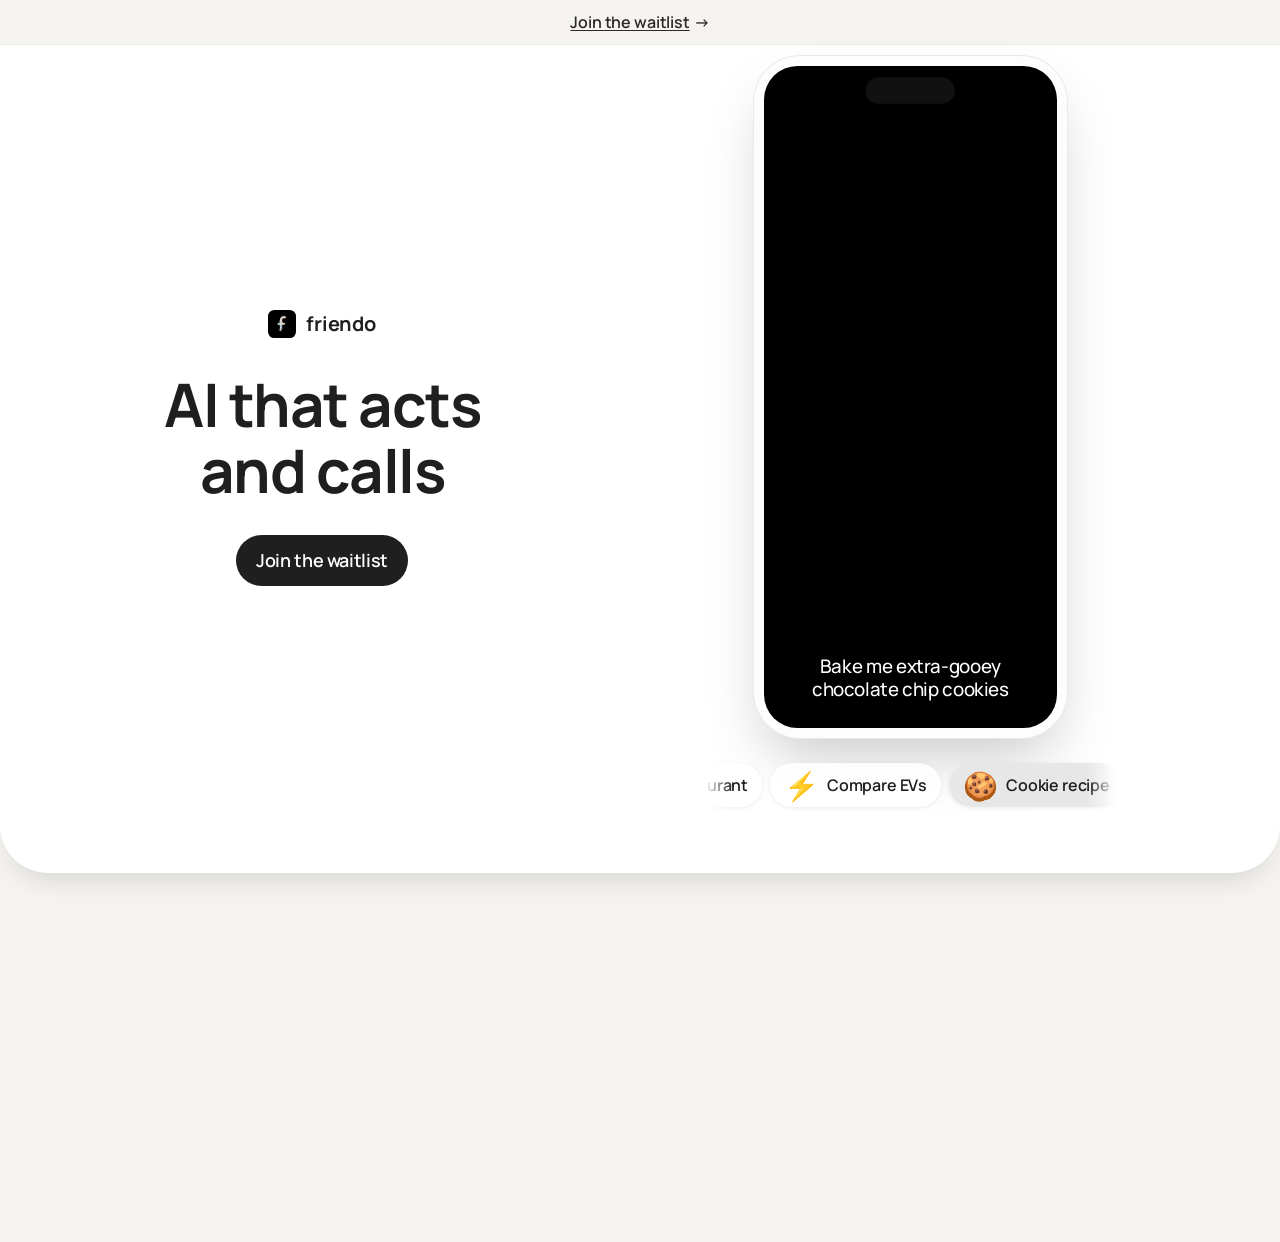
<file: index.html>
<!DOCTYPE html>
<html lang="en">
<head>
  <meta charset="UTF-8" />
  <meta name="viewport" content="width=device-width, initial-scale=1.0" />
  <title>Friendo — AI that acts and calls</title>
  <meta name="description" content="Friendo is an AI that gets things done — it acts and makes calls for you." />
  <link rel="icon" type="image/svg+xml" href="brand/favicon.svg" />
  <link rel="preconnect" href="https://fonts.googleapis.com" />
  <link rel="preconnect" href="https://fonts.gstatic.com" crossorigin />
  <link href="https://fonts.googleapis.com/css2?family=Manrope:wght@500;600;700;800&display=swap" rel="stylesheet" />
  <link rel="stylesheet" href="styles.css" />
</head>
<body>

  <!-- Particle-f mark, defined once and referenced via <use> -->
  <svg style="display:none" aria-hidden="true"><defs><g id="particle-f"><defs><filter id="pfglow" x="-80%" y="-80%" width="260%" height="260%"><feGaussianBlur stdDeviation="9"/></filter></defs><rect width="512" height="512" rx="115" fill="#000"/><g filter="url(#pfglow)"><circle cx="233.2" cy="370.3" r="16.2" fill="#dae4f4" opacity="0.44"/><circle cx="209.8" cy="352.0" r="6.7" fill="#cddcf0" opacity="0.32"/><circle cx="228.1" cy="346.3" r="7.2" fill="#e1e9f6" opacity="0.30"/><circle cx="262.2" cy="411.1" r="4.8" fill="#dfe6f6" opacity="0.11"/><circle cx="232.6" cy="361.2" r="13.8" fill="#e0e8f6" opacity="0.44"/><circle cx="207.3" cy="365.6" r="9.2" fill="#e2ebf6" opacity="0.35"/><circle cx="211.4" cy="377.7" r="6.6" fill="#e1eaf6" opacity="0.39"/><circle cx="247.0" cy="371.3" r="5.2" fill="#d5dff3" opacity="0.40"/><circle cx="233.6" cy="346.1" r="16.3" fill="#d9e3f4" opacity="0.43"/><circle cx="255.5" cy="331.0" r="9.5" fill="#e6ebf8" opacity="0.38"/><circle cx="224.4" cy="329.0" r="9.1" fill="#e2ebf6" opacity="0.40"/><circle cx="236.5" cy="332.0" r="19.5" fill="#d0ddf1" opacity="0.43"/><circle cx="208.9" cy="335.1" r="6.8" fill="#c8daee" opacity="0.29"/><circle cx="251.7" cy="320.5" r="6.5" fill="#cdd7f1" opacity="0.30"/><circle cx="236.8" cy="321.1" r="17.7" fill="#e3eaf7" opacity="0.43"/><circle cx="205.0" cy="320.1" r="5.8" fill="#d8e6f2" opacity="0.24"/><circle cx="257.0" cy="325.2" r="6.4" fill="#ced8f1" opacity="0.33"/><circle cx="265.8" cy="329.0" r="5.8" fill="#e3e8f7" opacity="0.40"/><circle cx="198.5" cy="330.9" r="5.8" fill="#d6e5f2" opacity="0.18"/><circle cx="235.8" cy="313.1" r="17.2" fill="#dde6f5" opacity="0.43"/><circle cx="257.6" cy="303.9" r="5.5" fill="#d3dbf3" opacity="0.28"/><circle cx="243.3" cy="282.6" r="5.8" fill="#d9e3f4" opacity="0.29"/><circle cx="212.7" cy="287.3" r="4.6" fill="#d6e7f0" opacity="0.22"/><circle cx="233.5" cy="297.9" r="17.7" fill="#c8d8ee" opacity="0.45"/><circle cx="233.3" cy="322.2" r="7.5" fill="#d2dff2" opacity="0.28"/><circle cx="224.6" cy="319.2" r="7.5" fill="#d2e0f1" opacity="0.28"/><circle cx="236.0" cy="279.9" r="7.3" fill="#d0dff0" opacity="0.36"/><circle cx="244.1" cy="267.5" r="4.0" fill="#dce6f4" opacity="0.16"/><circle cx="232.2" cy="284.8" r="15.9" fill="#d3e2f1" opacity="0.44"/><circle cx="256.1" cy="297.9" r="5.3" fill="#d1daf2" opacity="0.33"/><circle cx="236.2" cy="267.9" r="9.6" fill="#deebf4" opacity="0.28"/><circle cx="237.5" cy="272.9" r="19.5" fill="#d9e6f3" opacity="0.42"/><circle cx="214.6" cy="285.3" r="9.0" fill="#d6e7f0" opacity="0.31"/><circle cx="230.8" cy="298.8" r="4.2" fill="#cddcf0" opacity="0.30"/><circle cx="258.5" cy="236.2" r="5.3" fill="#faf3e6" opacity="0.18"/><circle cx="236.5" cy="258.7" r="16.8" fill="#d8eaef" opacity="0.44"/><circle cx="207.9" cy="250.6" r="9.1" fill="#dcefed" opacity="0.38"/><circle cx="251.6" cy="272.9" r="4.2" fill="#d8e0f4" opacity="0.37"/><circle cx="246.0" cy="286.9" r="6.5" fill="#d6e0f3" opacity="0.23"/><circle cx="204.3" cy="258.1" r="3.3" fill="#bbdfde" opacity="0.17"/><circle cx="237.9" cy="247.3" r="14.4" fill="#d3e7e6" opacity="0.45"/><circle cx="226.7" cy="262.3" r="7.1" fill="#c3dfe5" opacity="0.37"/><circle cx="245.4" cy="219.4" r="8.7" fill="#eddcdc" opacity="0.37"/><circle cx="237.5" cy="234.8" r="15.5" fill="#eae3eb" opacity="0.42"/><circle cx="257.6" cy="241.5" r="8.8" fill="#f8eedd" opacity="0.38"/><circle cx="254.1" cy="239.8" r="6.8" fill="#f7eee2" opacity="0.23"/><circle cx="214.2" cy="232.6" r="4.9" fill="#d7e2e5" opacity="0.24"/><circle cx="226.6" cy="265.9" r="7.2" fill="#c3dee6" opacity="0.16"/><circle cx="231.5" cy="227.6" r="19.2" fill="#e2d8e4" opacity="0.43"/><circle cx="208.0" cy="209.5" r="6.2" fill="#e7e5eb" opacity="0.37"/><circle cx="209.8" cy="237.5" r="6.9" fill="#d2e4e4" opacity="0.35"/><circle cx="222.9" cy="204.0" r="5.4" fill="#f1e5ee" opacity="0.32"/><circle cx="198.5" cy="244.4" r="6.7" fill="#c9e4e2" opacity="0.22"/><circle cx="237.8" cy="216.0" r="15.4" fill="#eddbe3" opacity="0.43"/><circle cx="224.5" cy="192.7" r="7.3" fill="#f1e4eb" opacity="0.24"/><circle cx="256.3" cy="216.6" r="8.6" fill="#f1e3d7" opacity="0.23"/><circle cx="261.2" cy="232.9" r="5.0" fill="#f9f1e2" opacity="0.23"/><circle cx="262.0" cy="179.9" r="6.6" fill="#f5eae2" opacity="0.22"/><circle cx="237.1" cy="198.8" r="19.0" fill="#f3e8eb" opacity="0.43"/><circle cx="218.3" cy="192.1" r="7.2" fill="#f4e9f0" opacity="0.32"/><circle cx="245.4" cy="216.6" r="9.9" fill="#f2e5e4" opacity="0.34"/><circle cx="238.1" cy="188.3" r="17.8" fill="#f2e6e7" opacity="0.45"/><circle cx="223.1" cy="203.2" r="9.5" fill="#f5ebf2" opacity="0.38"/><circle cx="215.8" cy="201.4" r="7.4" fill="#efe5ee" opacity="0.39"/><circle cx="198.2" cy="216.9" r="3.9" fill="#dee4e8" opacity="0.17"/><circle cx="236.4" cy="193.2" r="17.7" fill="#eedde0" opacity="0.44"/><circle cx="251.6" cy="213.1" r="9.5" fill="#f4e8e3" opacity="0.38"/><circle cx="241.4" cy="166.4" r="9.0" fill="#f3e7e6" opacity="0.33"/><circle cx="238.9" cy="177.0" r="15.4" fill="#efe0e0" opacity="0.44"/><circle cx="240.5" cy="200.3" r="9.1" fill="#f4e9ea" opacity="0.30"/><circle cx="233.0" cy="158.5" r="7.4" fill="#f3e8e9" opacity="0.39"/><circle cx="268.9" cy="182.3" r="4.4" fill="#f7eee5" opacity="0.40"/><circle cx="236.3" cy="170.1" r="19.9" fill="#f5eaeb" opacity="0.44"/><circle cx="266.3" cy="162.1" r="5.4" fill="#f3e5da" opacity="0.26"/><circle cx="247.4" cy="196.8" r="9.1" fill="#f1e2df" opacity="0.39"/><circle cx="243.6" cy="156.4" r="18.7" fill="#efdfdc" opacity="0.42"/><circle cx="267.8" cy="161.9" r="8.3" fill="#f1e2d5" opacity="0.29"/><circle cx="232.0" cy="177.1" r="4.4" fill="#f4e9eb" opacity="0.34"/><circle cx="223.5" cy="157.6" r="5.9" fill="#eddbe0" opacity="0.38"/><circle cx="206.9" cy="171.4" r="4.2" fill="#f2e6ee" opacity="0.17"/><circle cx="253.6" cy="146.9" r="16.7" fill="#f5eae6" opacity="0.44"/><circle cx="277.4" cy="166.0" r="6.0" fill="#f6ebde" opacity="0.33"/><circle cx="241.4" cy="125.8" r="4.3" fill="#f5eae8" opacity="0.28"/><circle cx="252.3" cy="120.6" r="8.3" fill="#f2e5e0" opacity="0.25"/><circle cx="261.0" cy="137.6" r="17.5" fill="#f5eae4" opacity="0.45"/><circle cx="235.7" cy="128.6" r="6.7" fill="#efe0df" opacity="0.28"/><circle cx="286.2" cy="149.2" r="8.4" fill="#f7eee3" opacity="0.32"/><circle cx="247.4" cy="154.2" r="6.2" fill="#efdfda" opacity="0.38"/><circle cx="269.7" cy="136.7" r="16.0" fill="#f4e7de" opacity="0.43"/><circle cx="252.4" cy="159.6" r="4.6" fill="#f0e0da" opacity="0.27"/><circle cx="290.9" cy="154.8" r="8.3" fill="#f4e7d4" opacity="0.26"/><circle cx="267.8" cy="89.5" r="6.2" fill="#f1e2d9" opacity="0.18"/><circle cx="281.9" cy="129.1" r="17.3" fill="#f3e5d8" opacity="0.43"/><circle cx="267.1" cy="145.0" r="9.0" fill="#f4e7de" opacity="0.31"/><circle cx="290.6" cy="108.9" r="9.3" fill="#f5eade" opacity="0.28"/><circle cx="254.9" cy="124.1" r="9.3" fill="#efdfd8" opacity="0.35"/><circle cx="262.8" cy="107.7" r="6.2" fill="#f1e3da" opacity="0.14"/><circle cx="295.1" cy="127.9" r="19.1" fill="#f8efe5" opacity="0.42"/><circle cx="312.4" cy="142.5" r="7.9" fill="#f7ecd9" opacity="0.25"/><circle cx="321.9" cy="144.6" r="4.1" fill="#f7ecd8" opacity="0.34"/><circle cx="276.2" cy="128.1" r="6.0" fill="#f3e7dc" opacity="0.28"/><circle cx="302.9" cy="133.4" r="19.1" fill="#f4e6d1" opacity="0.42"/><circle cx="324.4" cy="133.1" r="4.3" fill="#f8efde" opacity="0.26"/><circle cx="307.1" cy="156.0" r="8.6" fill="#f9f1e3" opacity="0.30"/><circle cx="296.3" cy="110.2" r="6.8" fill="#f8f0e6" opacity="0.24"/><circle cx="276.4" cy="135.2" r="5.1" fill="#f4e9de" opacity="0.19"/><circle cx="316.8" cy="131.0" r="15.3" fill="#f6ecd9" opacity="0.44"/><circle cx="300.6" cy="119.8" r="4.0" fill="#f8efe4" opacity="0.26"/><circle cx="331.0" cy="149.0" r="5.1" fill="#f4e6cc" opacity="0.26"/><circle cx="301.2" cy="141.7" r="4.1" fill="#f4e7d3" opacity="0.24"/><circle cx="341.5" cy="140.7" r="5.0" fill="#f8eddb" opacity="0.16"/><circle cx="184.9" cy="249.3" r="16.4" fill="#dcefed" opacity="0.41"/><circle cx="186.1" cy="271.8" r="5.1" fill="#bfdfe2" opacity="0.28"/><circle cx="206.5" cy="236.1" r="8.8" fill="#e3eeef" opacity="0.28"/><circle cx="202.2" cy="253.2" r="17.0" fill="#b8dfdb" opacity="0.43"/><circle cx="186.9" cy="237.1" r="4.5" fill="#e0eeee" opacity="0.35"/><circle cx="187.6" cy="243.6" r="4.1" fill="#c1e1de" opacity="0.24"/><circle cx="220.0" cy="257.4" r="7.8" fill="#c1e1e2" opacity="0.39"/><circle cx="212.3" cy="252.1" r="20.1" fill="#b8dfdb" opacity="0.45"/><circle cx="212.6" cy="224.1" r="6.3" fill="#d8dde3" opacity="0.40"/><circle cx="189.8" cy="265.8" r="7.2" fill="#d6ebec" opacity="0.32"/><circle cx="187.0" cy="269.8" r="9.1" fill="#ddeeef" opacity="0.29"/><circle cx="231.2" cy="295.0" r="5.0" fill="#dce7f4" opacity="0.16"/><circle cx="223.6" cy="252.2" r="17.2" fill="#daeeed" opacity="0.44"/><circle cx="240.8" cy="246.6" r="5.0" fill="#e0ebec" opacity="0.36"/><circle cx="246.4" cy="267.1" r="7.9" fill="#d9e4f4" opacity="0.28"/><circle cx="229.4" cy="234.9" r="7.6" fill="#e0e3e8" opacity="0.23"/><circle cx="237.9" cy="253.5" r="13.5" fill="#d7ebec" opacity="0.42"/><circle cx="227.4" cy="270.4" r="6.6" fill="#c8dfea" opacity="0.37"/><circle cx="226.9" cy="226.5" r="9.5" fill="#efecf1" opacity="0.25"/><circle cx="230.6" cy="284.0" r="6.6" fill="#d5e4f2" opacity="0.17"/><circle cx="252.0" cy="248.7" r="19.9" fill="#f5e5cb" opacity="0.44"/><circle cx="281.3" cy="256.5" r="7.5" fill="#e9d2b7" opacity="0.38"/><circle cx="273.1" cy="240.8" r="4.6" fill="#f7e9d4" opacity="0.30"/><circle cx="258.6" cy="249.9" r="18.3" fill="#f2dab7" opacity="0.44"/><circle cx="262.5" cy="228.0" r="9.6" fill="#f6ebd7" opacity="0.30"/><circle cx="272.2" cy="262.2" r="5.7" fill="#e4d8d3" opacity="0.34"/><circle cx="268.8" cy="276.7" r="9.4" fill="#d8d9ef" opacity="0.35"/><circle cx="270.5" cy="250.1" r="15.3" fill="#efd1a7" opacity="0.44"/><circle cx="254.5" cy="257.6" r="5.3" fill="#e5e7f8" opacity="0.25"/><circle cx="266.3" cy="221.7" r="9.8" fill="#f9f2e6" opacity="0.34"/><circle cx="285.2" cy="253.1" r="20.0" fill="#f1dcc0" opacity="0.45"/><circle cx="258.4" cy="258.4" r="4.2" fill="#d5d0df" opacity="0.40"/><circle cx="300.4" cy="240.9" r="4.9" fill="#f0d5ad" opacity="0.32"/><circle cx="263.7" cy="256.9" r="5.2" fill="#e0d1c8" opacity="0.31"/><circle cx="300.4" cy="296.9" r="3.8" fill="#eae7ed" opacity="0.16"/><circle cx="297.6" cy="247.9" r="17.0" fill="#f1d7b2" opacity="0.44"/><circle cx="327.1" cy="244.2" r="6.2" fill="#f2d9b5" opacity="0.25"/><circle cx="273.5" cy="253.6" r="7.2" fill="#f3e5d3" opacity="0.29"/><circle cx="292.4" cy="271.3" r="9.2" fill="#e4d7cf" opacity="0.37"/><circle cx="306.8" cy="223.3" r="3.8" fill="#f5e4ca" opacity="0.17"/></g><g><circle cx="233.2" cy="370.3" r="9.0" fill="#dae4f4" opacity="0.97"/><circle cx="209.8" cy="352.0" r="3.7" fill="#cddcf0" opacity="0.72"/><circle cx="228.1" cy="346.3" r="4.0" fill="#e1e9f6" opacity="0.66"/><circle cx="262.2" cy="411.1" r="2.7" fill="#dfe6f6" opacity="0.25"/><circle cx="232.6" cy="361.2" r="7.7" fill="#e0e8f6" opacity="0.98"/><circle cx="207.3" cy="365.6" r="5.1" fill="#e2ebf6" opacity="0.79"/><circle cx="211.4" cy="377.7" r="3.7" fill="#e1eaf6" opacity="0.87"/><circle cx="247.0" cy="371.3" r="2.9" fill="#d5dff3" opacity="0.89"/><circle cx="233.6" cy="346.1" r="9.0" fill="#d9e3f4" opacity="0.95"/><circle cx="255.5" cy="331.0" r="5.3" fill="#e6ebf8" opacity="0.84"/><circle cx="224.4" cy="329.0" r="5.0" fill="#e2ebf6" opacity="0.89"/><circle cx="236.5" cy="332.0" r="10.8" fill="#d0ddf1" opacity="0.97"/><circle cx="208.9" cy="335.1" r="3.8" fill="#c8daee" opacity="0.64"/><circle cx="251.7" cy="320.5" r="3.6" fill="#cdd7f1" opacity="0.67"/><circle cx="236.8" cy="321.1" r="9.8" fill="#e3eaf7" opacity="0.96"/><circle cx="205.0" cy="320.1" r="3.2" fill="#d8e6f2" opacity="0.53"/><circle cx="257.0" cy="325.2" r="3.5" fill="#ced8f1" opacity="0.74"/><circle cx="265.8" cy="329.0" r="3.2" fill="#e3e8f7" opacity="0.88"/><circle cx="198.5" cy="330.9" r="3.2" fill="#d6e5f2" opacity="0.40"/><circle cx="235.8" cy="313.1" r="9.5" fill="#dde6f5" opacity="0.95"/><circle cx="257.6" cy="303.9" r="3.1" fill="#d3dbf3" opacity="0.62"/><circle cx="243.3" cy="282.6" r="3.2" fill="#d9e3f4" opacity="0.65"/><circle cx="212.7" cy="287.3" r="2.6" fill="#d6e7f0" opacity="0.48"/><circle cx="233.5" cy="297.9" r="9.9" fill="#c8d8ee" opacity="1.00"/><circle cx="233.3" cy="322.2" r="4.2" fill="#d2dff2" opacity="0.63"/><circle cx="224.6" cy="319.2" r="4.2" fill="#d2e0f1" opacity="0.62"/><circle cx="236.0" cy="279.9" r="4.1" fill="#d0dff0" opacity="0.79"/><circle cx="244.1" cy="267.5" r="2.2" fill="#dce6f4" opacity="0.36"/><circle cx="232.2" cy="284.8" r="8.8" fill="#d3e2f1" opacity="0.99"/><circle cx="256.1" cy="297.9" r="2.9" fill="#d1daf2" opacity="0.73"/><circle cx="236.2" cy="267.9" r="5.4" fill="#deebf4" opacity="0.63"/><circle cx="237.5" cy="272.9" r="10.8" fill="#d9e6f3" opacity="0.93"/><circle cx="214.6" cy="285.3" r="5.0" fill="#d6e7f0" opacity="0.69"/><circle cx="230.8" cy="298.8" r="2.3" fill="#cddcf0" opacity="0.67"/><circle cx="258.5" cy="236.2" r="2.9" fill="#faf3e6" opacity="0.39"/><circle cx="236.5" cy="258.7" r="9.3" fill="#d8eaef" opacity="0.98"/><circle cx="207.9" cy="250.6" r="5.0" fill="#dcefed" opacity="0.84"/><circle cx="251.6" cy="272.9" r="2.3" fill="#d8e0f4" opacity="0.82"/><circle cx="246.0" cy="286.9" r="3.6" fill="#d6e0f3" opacity="0.52"/><circle cx="204.3" cy="258.1" r="1.8" fill="#bbdfde" opacity="0.38"/><circle cx="237.9" cy="247.3" r="8.0" fill="#d3e7e6" opacity="1.00"/><circle cx="226.7" cy="262.3" r="4.0" fill="#c3dfe5" opacity="0.83"/><circle cx="245.4" cy="219.4" r="4.9" fill="#eddcdc" opacity="0.83"/><circle cx="237.5" cy="234.8" r="8.6" fill="#eae3eb" opacity="0.94"/><circle cx="257.6" cy="241.5" r="4.9" fill="#f8eedd" opacity="0.84"/><circle cx="254.1" cy="239.8" r="3.8" fill="#f7eee2" opacity="0.51"/><circle cx="214.2" cy="232.6" r="2.7" fill="#d7e2e5" opacity="0.53"/><circle cx="226.6" cy="265.9" r="4.0" fill="#c3dee6" opacity="0.36"/><circle cx="231.5" cy="227.6" r="10.7" fill="#e2d8e4" opacity="0.97"/><circle cx="208.0" cy="209.5" r="3.5" fill="#e7e5eb" opacity="0.82"/><circle cx="209.8" cy="237.5" r="3.8" fill="#d2e4e4" opacity="0.78"/><circle cx="222.9" cy="204.0" r="3.0" fill="#f1e5ee" opacity="0.71"/><circle cx="198.5" cy="244.4" r="3.7" fill="#c9e4e2" opacity="0.48"/><circle cx="237.8" cy="216.0" r="8.5" fill="#eddbe3" opacity="0.96"/><circle cx="224.5" cy="192.7" r="4.1" fill="#f1e4eb" opacity="0.54"/><circle cx="256.3" cy="216.6" r="4.8" fill="#f1e3d7" opacity="0.52"/><circle cx="261.2" cy="232.9" r="2.8" fill="#f9f1e2" opacity="0.51"/><circle cx="262.0" cy="179.9" r="3.6" fill="#f5eae2" opacity="0.49"/><circle cx="237.1" cy="198.8" r="10.6" fill="#f3e8eb" opacity="0.96"/><circle cx="218.3" cy="192.1" r="4.0" fill="#f4e9f0" opacity="0.72"/><circle cx="245.4" cy="216.6" r="5.5" fill="#f2e5e4" opacity="0.76"/><circle cx="238.1" cy="188.3" r="9.9" fill="#f2e6e7" opacity="1.00"/><circle cx="223.1" cy="203.2" r="5.3" fill="#f5ebf2" opacity="0.84"/><circle cx="215.8" cy="201.4" r="4.1" fill="#efe5ee" opacity="0.87"/><circle cx="198.2" cy="216.9" r="2.2" fill="#dee4e8" opacity="0.37"/><circle cx="236.4" cy="193.2" r="9.8" fill="#eedde0" opacity="0.99"/><circle cx="251.6" cy="213.1" r="5.3" fill="#f4e8e3" opacity="0.84"/><circle cx="241.4" cy="166.4" r="5.0" fill="#f3e7e6" opacity="0.74"/><circle cx="238.9" cy="177.0" r="8.6" fill="#efe0e0" opacity="0.98"/><circle cx="240.5" cy="200.3" r="5.1" fill="#f4e9ea" opacity="0.67"/><circle cx="233.0" cy="158.5" r="4.1" fill="#f3e8e9" opacity="0.86"/><circle cx="268.9" cy="182.3" r="2.4" fill="#f7eee5" opacity="0.88"/><circle cx="236.3" cy="170.1" r="11.1" fill="#f5eaeb" opacity="0.97"/><circle cx="266.3" cy="162.1" r="3.0" fill="#f3e5da" opacity="0.58"/><circle cx="247.4" cy="196.8" r="5.0" fill="#f1e2df" opacity="0.86"/><circle cx="243.6" cy="156.4" r="10.4" fill="#efdfdc" opacity="0.93"/><circle cx="267.8" cy="161.9" r="4.6" fill="#f1e2d5" opacity="0.63"/><circle cx="232.0" cy="177.1" r="2.5" fill="#f4e9eb" opacity="0.76"/><circle cx="223.5" cy="157.6" r="3.3" fill="#eddbe0" opacity="0.85"/><circle cx="206.9" cy="171.4" r="2.4" fill="#f2e6ee" opacity="0.38"/><circle cx="253.6" cy="146.9" r="9.3" fill="#f5eae6" opacity="0.97"/><circle cx="277.4" cy="166.0" r="3.3" fill="#f6ebde" opacity="0.73"/><circle cx="241.4" cy="125.8" r="2.4" fill="#f5eae8" opacity="0.62"/><circle cx="252.3" cy="120.6" r="4.6" fill="#f2e5e0" opacity="0.56"/><circle cx="261.0" cy="137.6" r="9.7" fill="#f5eae4" opacity="0.99"/><circle cx="235.7" cy="128.6" r="3.7" fill="#efe0df" opacity="0.62"/><circle cx="286.2" cy="149.2" r="4.7" fill="#f7eee3" opacity="0.72"/><circle cx="247.4" cy="154.2" r="3.5" fill="#efdfda" opacity="0.85"/><circle cx="269.7" cy="136.7" r="8.9" fill="#f4e7de" opacity="0.95"/><circle cx="252.4" cy="159.6" r="2.6" fill="#f0e0da" opacity="0.61"/><circle cx="290.9" cy="154.8" r="4.6" fill="#f4e7d4" opacity="0.57"/><circle cx="267.8" cy="89.5" r="3.4" fill="#f1e2d9" opacity="0.40"/><circle cx="281.9" cy="129.1" r="9.6" fill="#f3e5d8" opacity="0.97"/><circle cx="267.1" cy="145.0" r="5.0" fill="#f4e7de" opacity="0.68"/><circle cx="290.6" cy="108.9" r="5.2" fill="#f5eade" opacity="0.62"/><circle cx="254.9" cy="124.1" r="5.2" fill="#efdfd8" opacity="0.77"/><circle cx="262.8" cy="107.7" r="3.5" fill="#f1e3da" opacity="0.31"/><circle cx="295.1" cy="127.9" r="10.6" fill="#f8efe5" opacity="0.94"/><circle cx="312.4" cy="142.5" r="4.4" fill="#f7ecd9" opacity="0.56"/><circle cx="321.9" cy="144.6" r="2.3" fill="#f7ecd8" opacity="0.75"/><circle cx="276.2" cy="128.1" r="3.3" fill="#f3e7dc" opacity="0.63"/><circle cx="302.9" cy="133.4" r="10.6" fill="#f4e6d1" opacity="0.92"/><circle cx="324.4" cy="133.1" r="2.4" fill="#f8efde" opacity="0.58"/><circle cx="307.1" cy="156.0" r="4.8" fill="#f9f1e3" opacity="0.66"/><circle cx="296.3" cy="110.2" r="3.8" fill="#f8f0e6" opacity="0.53"/><circle cx="276.4" cy="135.2" r="2.8" fill="#f4e9de" opacity="0.42"/><circle cx="316.8" cy="131.0" r="8.5" fill="#f6ecd9" opacity="0.99"/><circle cx="300.6" cy="119.8" r="2.2" fill="#f8efe4" opacity="0.58"/><circle cx="331.0" cy="149.0" r="2.8" fill="#f4e6cc" opacity="0.58"/><circle cx="301.2" cy="141.7" r="2.3" fill="#f4e7d3" opacity="0.54"/><circle cx="341.5" cy="140.7" r="2.8" fill="#f8eddb" opacity="0.35"/><circle cx="184.9" cy="249.3" r="9.1" fill="#dcefed" opacity="0.92"/><circle cx="186.1" cy="271.8" r="2.8" fill="#bfdfe2" opacity="0.63"/><circle cx="206.5" cy="236.1" r="4.9" fill="#e3eeef" opacity="0.62"/><circle cx="202.2" cy="253.2" r="9.5" fill="#b8dfdb" opacity="0.96"/><circle cx="186.9" cy="237.1" r="2.5" fill="#e0eeee" opacity="0.77"/><circle cx="187.6" cy="243.6" r="2.3" fill="#c1e1de" opacity="0.54"/><circle cx="220.0" cy="257.4" r="4.4" fill="#c1e1e2" opacity="0.86"/><circle cx="212.3" cy="252.1" r="11.2" fill="#b8dfdb" opacity="1.00"/><circle cx="212.6" cy="224.1" r="3.5" fill="#d8dde3" opacity="0.88"/><circle cx="189.8" cy="265.8" r="4.0" fill="#d6ebec" opacity="0.71"/><circle cx="187.0" cy="269.8" r="5.1" fill="#ddeeef" opacity="0.65"/><circle cx="231.2" cy="295.0" r="2.8" fill="#dce7f4" opacity="0.36"/><circle cx="223.6" cy="252.2" r="9.5" fill="#daeeed" opacity="0.98"/><circle cx="240.8" cy="246.6" r="2.8" fill="#e0ebec" opacity="0.80"/><circle cx="246.4" cy="267.1" r="4.4" fill="#d9e4f4" opacity="0.63"/><circle cx="229.4" cy="234.9" r="4.2" fill="#e0e3e8" opacity="0.52"/><circle cx="237.9" cy="253.5" r="7.5" fill="#d7ebec" opacity="0.94"/><circle cx="227.4" cy="270.4" r="3.7" fill="#c8dfea" opacity="0.83"/><circle cx="226.9" cy="226.5" r="5.3" fill="#efecf1" opacity="0.56"/><circle cx="230.6" cy="284.0" r="3.7" fill="#d5e4f2" opacity="0.38"/><circle cx="252.0" cy="248.7" r="11.0" fill="#f5e5cb" opacity="0.98"/><circle cx="281.3" cy="256.5" r="4.2" fill="#e9d2b7" opacity="0.84"/><circle cx="273.1" cy="240.8" r="2.6" fill="#f7e9d4" opacity="0.66"/><circle cx="258.6" cy="249.9" r="10.2" fill="#f2dab7" opacity="0.98"/><circle cx="262.5" cy="228.0" r="5.3" fill="#f6ebd7" opacity="0.68"/><circle cx="272.2" cy="262.2" r="3.2" fill="#e4d8d3" opacity="0.76"/><circle cx="268.8" cy="276.7" r="5.2" fill="#d8d9ef" opacity="0.77"/><circle cx="270.5" cy="250.1" r="8.5" fill="#efd1a7" opacity="0.99"/><circle cx="254.5" cy="257.6" r="2.9" fill="#e5e7f8" opacity="0.57"/><circle cx="266.3" cy="221.7" r="5.5" fill="#f9f2e6" opacity="0.74"/><circle cx="285.2" cy="253.1" r="11.1" fill="#f1dcc0" opacity="1.00"/><circle cx="258.4" cy="258.4" r="2.3" fill="#d5d0df" opacity="0.88"/><circle cx="300.4" cy="240.9" r="2.7" fill="#f0d5ad" opacity="0.70"/><circle cx="263.7" cy="256.9" r="2.9" fill="#e0d1c8" opacity="0.70"/><circle cx="300.4" cy="296.9" r="2.1" fill="#eae7ed" opacity="0.36"/><circle cx="297.6" cy="247.9" r="9.4" fill="#f1d7b2" opacity="0.98"/><circle cx="327.1" cy="244.2" r="3.4" fill="#f2d9b5" opacity="0.56"/><circle cx="273.5" cy="253.6" r="4.0" fill="#f3e5d3" opacity="0.64"/><circle cx="292.4" cy="271.3" r="5.1" fill="#e4d7cf" opacity="0.82"/><circle cx="306.8" cy="223.3" r="2.1" fill="#f5e4ca" opacity="0.38"/></g></g></defs></svg>

  <div class="page">

    <section class="hero-section">

      <!-- Announcement bar -->
      <a class="announce" href="#">
        <span class="announce-text">Join the waitlist</span>
        <span class="announce-arrow">&rarr;</span>
      </a>

      <!-- Mobile-only header -->
      <header class="mheader">
        <div class="mheader-row">
          <a class="nav-logo" href="#" aria-label="Friendo home">
            <svg class="logo-mark" viewBox="0 0 512 512" aria-hidden="true"><use href="#particle-f"/></svg>
            <span class="logo-word">friendo</span>
          </a>
          <div class="mheader-actions">
            <a class="btn-outline" href="#">Join the waitlist</a>
            <button class="burger" id="navBurger" aria-label="Open menu" aria-expanded="false">
              <svg viewBox="0 0 24 24" fill="none" stroke="currentColor" stroke-width="2" stroke-linecap="round" aria-hidden="true"><line x1="4" y1="7" x2="20" y2="7"/><line x1="4" y1="12" x2="20" y2="12"/><line x1="4" y1="17" x2="20" y2="17"/></svg>
            </button>
          </div>
        </div>
        <div class="mmenu" id="mMenu">
          <div class="mmenu-inner">
            <nav class="mmenu-links">
              <a href="#">Introducing Friendo</a>
              <a href="#">Manifesto</a>
              <a href="#">We&rsquo;re hiring</a>
              <a href="#">Press</a>
              <a href="#">Terms of service</a>
              <a href="#">Privacy policy</a>
            </nav>
            <div class="mmenu-bottom">
              <div class="mmenu-social">
                <a href="#" aria-label="X (Twitter)">
                  <svg viewBox="0 0 24 24" fill="currentColor" aria-hidden="true"><path d="M18.9 1.15h3.68l-8.04 9.19L24 22.85h-7.41l-5.8-7.58-6.64 7.58H.47l8.6-9.83L0 1.15h7.59l5.24 6.93 6.07-6.93Zm-1.29 19.5h2.04L6.48 3.24H4.3l13.31 17.41Z"/></svg>
                </a>
                <a href="#" aria-label="LinkedIn">
                  <svg viewBox="0 0 24 24" fill="currentColor" aria-hidden="true"><path d="M20.45 20.45h-3.56v-5.57c0-1.33-.02-3.04-1.85-3.04-1.85 0-2.14 1.45-2.14 2.94v5.67H9.34V9h3.42v1.56h.05a3.75 3.75 0 0 1 3.37-1.85c3.6 0 4.27 2.37 4.27 5.46v6.28ZM5.34 7.43a2.07 2.07 0 1 1 0-4.13 2.07 2.07 0 0 1 0 4.13ZM7.12 20.45H3.55V9h3.57v11.45ZM22.22 0H1.77C.79 0 0 .77 0 1.72v20.55C0 23.23.79 24 1.77 24h20.45c.98 0 1.78-.77 1.78-1.73V1.72C24 .77 23.2 0 22.22 0Z"/></svg>
                </a>
              </div>
              <a class="btn-download btn-download-sm" href="#">
                Join the waitlist
              </a>
            </div>
          </div>
        </div>
      </header>

      <!-- Hero: text left, phone right -->
      <main class="hero">
        <div class="hero-inner">

          <div class="hero-left">
            <a class="hero-logo" href="#" aria-label="Friendo home">
              <svg class="logo-mark" viewBox="0 0 512 512" aria-hidden="true"><use href="#particle-f"/></svg>
              <span class="logo-word">friendo</span>
            </a>
            <h1 class="hero-headline">AI that acts <span class="line2">and calls</span></h1>
            <div class="hero-ctas">
              <a class="btn-download" href="#">
                Join the waitlist
              </a>
            </div>
          </div>

          <div class="hero-right">
            <div class="phone" aria-label="Friendo app demo">
              <div class="phone-screen">
                <div class="phone-island"></div>
                <p class="phone-prompt" id="phonePrompt"></p>
              </div>
            </div>

            <!-- Prompt pills carousel (desktop, under the phone) -->
            <div class="pills pills-desktop">
              <div class="pills-track">
                <button class="pill" data-i="0"><span class="pill-fill"></span><span class="pill-body"><span class="pill-icon">🍪</span>Cookie recipe</span></button>
                <button class="pill" data-i="1"><span class="pill-fill"></span><span class="pill-body"><span class="pill-icon">🎬</span>Pick a movie</span></button>
                <button class="pill" data-i="2"><span class="pill-fill"></span><span class="pill-body"><span class="pill-icon">🎂</span>Plan a birthday</span></button>
                <button class="pill" data-i="3"><span class="pill-fill"></span><span class="pill-body"><span class="pill-icon">🍜</span>Find a restaurant</span></button>
                <button class="pill" data-i="4"><span class="pill-fill"></span><span class="pill-body"><span class="pill-icon">⚡</span>Compare EVs</span></button>
              </div>
            </div>
          </div>

        </div>
      </main>

    </section>

    <!-- Prompt pills carousel (mobile, full width) -->
    <div class="pills pills-mobile">
      <div class="pills-track">
        <button class="pill" data-i="0"><span class="pill-fill"></span><span class="pill-body"><span class="pill-icon">🍪</span>Cookie recipe</span></button>
        <button class="pill" data-i="1"><span class="pill-fill"></span><span class="pill-body"><span class="pill-icon">🎬</span>Pick a movie</span></button>
        <button class="pill" data-i="2"><span class="pill-fill"></span><span class="pill-body"><span class="pill-icon">🎂</span>Plan a birthday</span></button>
        <button class="pill" data-i="3"><span class="pill-fill"></span><span class="pill-body"><span class="pill-icon">🍜</span>Find a restaurant</span></button>
        <button class="pill" data-i="4"><span class="pill-fill"></span><span class="pill-body"><span class="pill-icon">⚡</span>Compare EVs</span></button>
      </div>
    </div>

    <!-- Mobile CTAs -->
    <div class="hero-ctas-mobile">
      <a class="btn-download btn-download-wide" href="#">
        Join the waitlist
      </a>
    </div>

  </div><!-- /.page -->

  <!-- Footer (sticky reveal) -->
  <footer class="footer">
    <div class="footer-mark" aria-hidden="true">friendo</div>
    <div class="footer-inner">
      <div class="footer-left">
        <a class="footer-logo" href="#" aria-label="Friendo home">
          <svg class="logo-mark" viewBox="0 0 512 512" aria-hidden="true"><use href="#particle-f"/></svg>
        </a>
        <div class="footer-meta">
          <p>&copy; 2026 Friendo</p>
          <div class="footer-social">
            <a href="#" aria-label="X (Twitter)">
              <svg viewBox="0 0 24 24" fill="currentColor" aria-hidden="true"><path d="M18.9 1.15h3.68l-8.04 9.19L24 22.85h-7.41l-5.8-7.58-6.64 7.58H.47l8.6-9.83L0 1.15h7.59l5.24 6.93 6.07-6.93Zm-1.29 19.5h2.04L6.48 3.24H4.3l13.31 17.41Z"/></svg>
            </a>
            <a href="#" aria-label="LinkedIn">
              <svg viewBox="0 0 24 24" fill="currentColor" aria-hidden="true"><path d="M20.45 20.45h-3.56v-5.57c0-1.33-.02-3.04-1.85-3.04-1.85 0-2.14 1.45-2.14 2.94v5.67H9.34V9h3.42v1.56h.05a3.75 3.75 0 0 1 3.37-1.85c3.6 0 4.27 2.37 4.27 5.46v6.28ZM5.34 7.43a2.07 2.07 0 1 1 0-4.13 2.07 2.07 0 0 1 0 4.13ZM7.12 20.45H3.55V9h3.57v11.45ZM22.22 0H1.77C.79 0 0 .77 0 1.72v20.55C0 23.23.79 24 1.77 24h20.45c.98 0 1.78-.77 1.78-1.73V1.72C24 .77 23.2 0 22.22 0Z"/></svg>
            </a>
          </div>
        </div>
      </div>
      <nav class="footer-nav">
        <a href="#">Introducing Friendo</a>
        <a href="#">Manifesto</a>
        <a href="#">We&rsquo;re hiring</a>
        <a href="#">Press</a>
        <a href="#">Terms of service</a>
        <a href="#">Privacy policy</a>
      </nav>
    </div>
  </footer>

  <script src="script.js"></script>
</body>
</html>
</file>
<file: styles.css>
/* ===== Tokens ===== */
:root {
  --bg: #ffffff;
  --fg: #1f1f1f;
  --fg-secondary: #4a4a4a;
  --fg-tertiary: #c7c7c7;
  --surface-2: #f5f5f5;
  --border: #e5e5e5;
  --border-subtle: rgba(0, 0, 0, 0.07);

  --footer-bg: #f5f4f0;
  --footer-fg: #2c2a26;
  --footer-fg-secondary: #6e6a62;
  --footer-mark: #ebe9e1;

  --pill-bg: rgba(255, 255, 255, 0.85);
  --pill-fill: rgba(229, 229, 229, 0.9);

  --radius-pill: 999px;
  --font: "Manrope", -apple-system, BlinkMacSystemFont, "Segoe UI", Roboto,
    Helvetica, Arial, sans-serif;
}

/* The reference site stays light regardless of system theme — so do we. */

/* ===== Base ===== */
*,
*::before,
*::after {
  box-sizing: border-box;
  margin: 0;
  padding: 0;
}

html {
  -webkit-text-size-adjust: 100%;
}

body {
  font-family: var(--font);
  background: var(--footer-bg); /* shows behind the sticky-reveal footer */
  color: var(--fg);
  line-height: 1.5;
  font-synthesis: none;
  -webkit-font-smoothing: antialiased;
}

a {
  color: inherit;
  text-decoration: none;
}

button {
  font: inherit;
  color: inherit;
  background: none;
  border: none;
  cursor: pointer;
}

/* Page content scrolls above the sticky footer */
.page {
  position: relative;
  z-index: 10;
  background: var(--bg);
  border-radius: 0 0 48px 48px;
  box-shadow: 0 16px 28px -10px rgba(0, 0, 0, 0.13);
}

/* ===== Hero section wrapper ===== */
.hero-section {
  display: flex;
  flex-direction: column;
  min-height: 100svh;
}

/* ===== Announcement bar ===== */
.announce {
  display: flex;
  align-items: center;
  justify-content: center;
  gap: 4px;
  padding: 10px 16px;
  font-size: 16px;
  font-weight: 600;
  letter-spacing: -0.01em;
  background: var(--footer-bg);
  color: var(--footer-fg);
  border-bottom: 1px solid var(--footer-mark);
}

.announce-text {
  text-decoration: underline;
  text-underline-offset: 2px;
}

.announce-arrow {
  transition: transform 0.15s ease;
}

.announce:hover .announce-arrow {
  transform: translateX(3px);
}

/* ===== Mobile header (hidden on desktop) ===== */
.mheader {
  position: relative;
  z-index: 40;
  background: var(--bg);
}

.mheader-row {
  display: flex;
  align-items: center;
  justify-content: space-between;
  max-width: 1000px;
  margin: 0 auto;
  padding: 20px 24px;
}

.nav-logo {
  display: flex;
  align-items: center;
  gap: 10px;
  flex-shrink: 0;
}

.logo-mark {
  width: 28px;
  height: 28px;
  flex-shrink: 0;
}

.logo-word {
  font-size: 20px;
  font-weight: 700;
  letter-spacing: -0.01em;
}

.mheader-actions {
  display: flex;
  align-items: center;
  gap: 8px;
}

.btn-outline {
  display: inline-flex;
  align-items: center;
  height: 32px;
  padding: 0 10px;
  border-radius: var(--radius-pill);
  border: 1px solid var(--border);
  background: var(--bg);
  font-size: 14px;
  font-weight: 600;
}

.burger {
  display: inline-flex;
  align-items: center;
  justify-content: center;
  width: 32px;
  height: 32px;
  border-radius: 50%;
  border: 1px solid var(--border);
  background: var(--bg);
}

.burger svg {
  width: 16px;
  height: 16px;
}

/* Dropdown menu */
.mmenu {
  position: absolute;
  top: 100%;
  left: 0;
  right: 0;
  display: grid;
  grid-template-rows: 0fr;
  transition: grid-template-rows 0.3s cubic-bezier(0.22, 1, 0.36, 1);
  pointer-events: none;
}

.mmenu.open {
  grid-template-rows: 1fr;
  pointer-events: auto;
}

.mmenu-inner {
  overflow: hidden;
  background: var(--bg);
  border-bottom: 1px solid var(--border-subtle);
  box-shadow: 0 16px 28px -10px rgba(0, 0, 0, 0.18);
  opacity: 0;
  transition: opacity 0.2s ease;
}

.mmenu.open .mmenu-inner {
  opacity: 1;
}

.mmenu-links {
  display: flex;
  flex-direction: column;
  gap: 20px;
  max-width: 1000px;
  margin: 0 auto;
  padding: 12px 24px 0;
}

.mmenu-links a {
  font-size: 18px;
  font-weight: 600;
  letter-spacing: -0.02em;
}

.mmenu-bottom {
  display: flex;
  align-items: center;
  justify-content: space-between;
  gap: 20px;
  max-width: 1000px;
  margin: 32px auto 0;
  padding: 24px 24px 32px;
  border-top: 1px solid var(--border-subtle);
}

.mmenu-social {
  display: flex;
  align-items: center;
  gap: 20px;
}

.mmenu-social a {
  display: inline-flex;
  width: 20px;
  height: 20px;
  color: var(--fg-secondary);
}

.mmenu-social svg {
  width: 100%;
  height: 100%;
}

/* ===== Buttons ===== */
.btn-download {
  display: inline-flex;
  align-items: center;
  justify-content: center;
  gap: 6px;
  padding: 12px 20px;
  border-radius: var(--radius-pill);
  background: var(--fg);
  color: var(--bg);
  font-size: 18px;
  font-weight: 600;
  letter-spacing: -0.02em;
  transition: transform 0.15s ease, opacity 0.15s ease;
}

.btn-download:hover {
  transform: scale(1.03);
}

.btn-download-sm {
  font-size: 14px;
  padding: 8px 14px;
}

.btn-download-wide {
  width: 100%;
  padding: 16px;
}

.apple-icon {
  width: 22px;
  height: 22px;
  flex-shrink: 0;
}

.btn-download-sm .apple-icon {
  width: 16px;
  height: 16px;
}

.link-demo {
  display: inline-flex;
  align-items: center;
  justify-content: center;
  gap: 6px;
  font-size: 16px;
  font-weight: 600;
  letter-spacing: -0.02em;
  color: var(--fg-secondary);
  transition: color 0.15s ease;
}

.link-demo:hover {
  color: var(--fg);
}

.play-icon {
  width: 16px;
  height: 16px;
}

/* ===== Hero ===== */
.hero {
  display: flex;
  flex-direction: column;
  flex: 1;
  min-height: 0;
}

.hero-inner {
  display: flex;
  flex-direction: column;
  align-items: center;
  gap: 24px;
  flex: 1;
  min-height: 0;
  width: 100%;
  max-width: 1000px;
  margin: 0 auto;
  padding: 0 24px 24px;
}

.hero-left {
  display: flex;
  flex-direction: column;
  align-items: center;
  gap: 8px;
  width: 100%;
  flex-shrink: 0;
  text-align: center;
}

.hero-logo {
  display: none;
  align-items: center;
  gap: 10px;
}

.hero-headline {
  font-size: 28px;
  font-weight: 700;
  line-height: 1.1;
  letter-spacing: -0.025em;
  white-space: nowrap;
}

.hero-ctas {
  display: none;
  flex-direction: column;
  align-items: center;
  gap: 16px;
}

/* ===== Phone (screen intentionally left black) ===== */
.hero-right {
  display: flex;
  flex-direction: column;
  align-items: center;
  flex: 1;
  min-height: 0;
  width: 100%;
}

.phone {
  /* cqw units inside refer to this box; its own frame sizes off --pw */
  --pw: min(280px, 74vw);
  container-type: inline-size;
  width: var(--pw);
  aspect-ratio: 402 / 874;
  border-radius: calc(var(--pw) * 0.15);
  background: #fdfdfd;
  border: 1px solid rgba(0, 0, 0, 0.08);
  padding: calc(var(--pw) * 0.032);
  box-shadow: 0 30px 60px -15px rgba(0, 0, 0, 0.22);
}

.phone-screen {
  position: relative;
  width: 100%;
  height: 100%;
  border-radius: 11.5cqw;
  background: #000;
  overflow: hidden;
}

.phone-island {
  position: absolute;
  top: 4cqw;
  left: 50%;
  transform: translateX(-50%);
  width: 30cqw;
  height: 8.5cqw;
  border-radius: 999px;
  background: #111;
  box-shadow: 0 0 0 1px rgba(255, 255, 255, 0.05);
}

.phone-prompt {
  position: absolute;
  inset-inline: 7%;
  bottom: 9cqw;
  text-align: center;
  text-wrap: balance;
  color: #fff;
  font-size: 6.4cqw;
  font-weight: 500;
  line-height: 1.25;
  letter-spacing: -0.02em;
  transition: opacity 0.25s ease;
}

.phone-prompt.out {
  opacity: 0;
}

.phone-prompt .w {
  display: inline-block;
  opacity: 0;
  transform: translateY(6px);
  transition: opacity 0.3s ease-out, transform 0.3s ease-out;
}

.phone-prompt .w.in {
  opacity: 1;
  transform: none;
}

/* ===== Prompt pills carousel ===== */
.pills {
  width: 100%;
  overflow: hidden;
  -webkit-mask-image: linear-gradient(
    to right,
    transparent 0,
    #000 28px,
    #000 calc(100% - 28px),
    transparent 100%
  );
  mask-image: linear-gradient(
    to right,
    transparent 0,
    #000 28px,
    #000 calc(100% - 28px),
    transparent 100%
  );
}

.pills-desktop {
  display: none;
  margin-top: 12px;
  padding: 12px 0 32px;
}

.pills-mobile {
  padding: 12px 0 32px;
}

.pills-track {
  display: flex;
  gap: 8px;
  width: max-content;
  padding-left: 28px;
  transition: transform 0.45s cubic-bezier(0.22, 1, 0.36, 1);
}

.pill {
  position: relative;
  display: inline-flex;
  align-items: center;
  padding: 8px 14px;
  border-radius: var(--radius-pill);
  background: var(--pill-bg);
  backdrop-filter: blur(12px);
  -webkit-backdrop-filter: blur(12px);
  box-shadow: 0 1px 4px rgba(0, 0, 0, 0.08);
  font-size: 16px;
  font-weight: 600;
  letter-spacing: -0.01em;
  white-space: nowrap;
  overflow: hidden;
}

.pill-fill {
  position: absolute;
  inset: 0 auto 0 0;
  width: 0;
  background: var(--pill-fill);
}

.pill.active .pill-fill {
  width: 100%;
  transition: width var(--fill-ms, 3000ms) linear;
}

.pill-body {
  position: relative;
  display: inline-flex;
  align-items: center;
  gap: 8px;
}

.pill-icon {
  font-size: 24px;
  line-height: 1;
}

/* ===== Mobile CTA block ===== */
.hero-ctas-mobile {
  display: flex;
  flex-direction: column;
  align-items: center;
  gap: 16px;
  width: 320px;
  max-width: 100%;
  margin: 0 auto;
  padding: 8px 0 32px;
}

/* ===== Footer (sticky reveal) ===== */
.footer {
  position: sticky;
  bottom: 0;
  z-index: 0;
  overflow: clip;
  background: var(--footer-bg);
  color: var(--footer-fg);
  padding: 0 32px 48px;
}

.footer-mark {
  --mark-size: min(19.5vw, 205px);
  font-size: var(--mark-size);
  font-weight: 800;
  text-transform: uppercase;
  letter-spacing: 0.02em;
  line-height: 0.85;
  text-align: center;
  color: var(--footer-mark);
  text-shadow:
    0 1px 0 rgba(255, 255, 255, 0.6),
    0 -2px 6px rgba(44, 42, 38, 0.1);
  user-select: none;
  pointer-events: none;
  /* pull the top 30% above the footer edge; overflow:clip hides it,
     so scrolling can only ever reveal 70% of the wordmark */
  margin-top: calc(var(--mark-size) * -0.255);
}

.footer-inner {
  display: flex;
  gap: 10px;
  max-width: 1000px;
  margin: 40px auto 0;
}

.footer-left {
  display: flex;
  flex-direction: column;
  justify-content: space-between;
  gap: 48px;
  flex: 1 1 183px;
}

.footer-logo .logo-mark {
  width: 28px;
  height: 28px;
}

.footer-meta {
  display: flex;
  flex-direction: column;
  gap: 17px;
}

.footer-meta p {
  font-size: 15px;
  font-weight: 500;
}

.footer-social {
  display: flex;
  align-items: center;
  gap: 16px;
}

.footer-social a {
  display: inline-flex;
  width: 22px;
  height: 22px;
  color: var(--footer-fg-secondary);
  transition: color 0.15s ease;
}

.footer-social a:hover {
  color: var(--footer-fg);
}

.footer-social svg {
  width: 100%;
  height: 100%;
}

.footer-nav {
  display: flex;
  flex-direction: column;
  gap: 12px;
  flex: 1 1 183px;
  font-size: 15px;
}

.footer-nav a {
  color: var(--footer-fg-secondary);
  transition: color 0.15s ease;
}

.footer-nav a:hover {
  color: var(--footer-fg);
}

/* ===== Desktop (lg) ===== */
@media (min-width: 1024px) {
  .hero-section {
    min-height: 97svh;
  }

  .mheader {
    display: none;
  }

  .hero-inner {
    flex-direction: row;
    align-items: stretch;
    justify-content: space-between;
    gap: 32px;
  }

  .hero-left {
    width: auto;
    max-width: 420px;
    justify-content: center;
    gap: 32px;
  }

  .hero-logo {
    display: flex;
  }

  .hero-headline {
    font-size: 60px;
    white-space: normal;
  }

  .hero-headline .line2 {
    display: block;
  }

  .hero-ctas {
    display: flex;
  }

  .hero-right {
    --phone-h: min(76svh, 700px);
    flex: none;
    justify-content: center;
    width: auto;
  }

  .phone {
    --pw: calc(var(--phone-h) * 402 / 874);
    height: var(--phone-h);
    width: var(--pw);
  }

  .pills-desktop {
    display: block;
    width: calc(var(--phone-h) * 402 / 874 + 96px);
  }

  .pill-icon {
    font-size: 28px;
  }

  .pills-mobile {
    display: none;
  }

  .hero-ctas-mobile {
    display: none;
  }

  .footer {
    padding-top: 0;
  }

  .footer-inner {
    margin-top: 56px;
  }

  .footer-left {
    flex: 1;
  }

  .footer-nav {
    display: grid;
    grid-template-columns: auto auto;
    column-gap: 40px;
    row-gap: 28px;
    flex: none;
    align-self: flex-start;
  }
}
</file>
